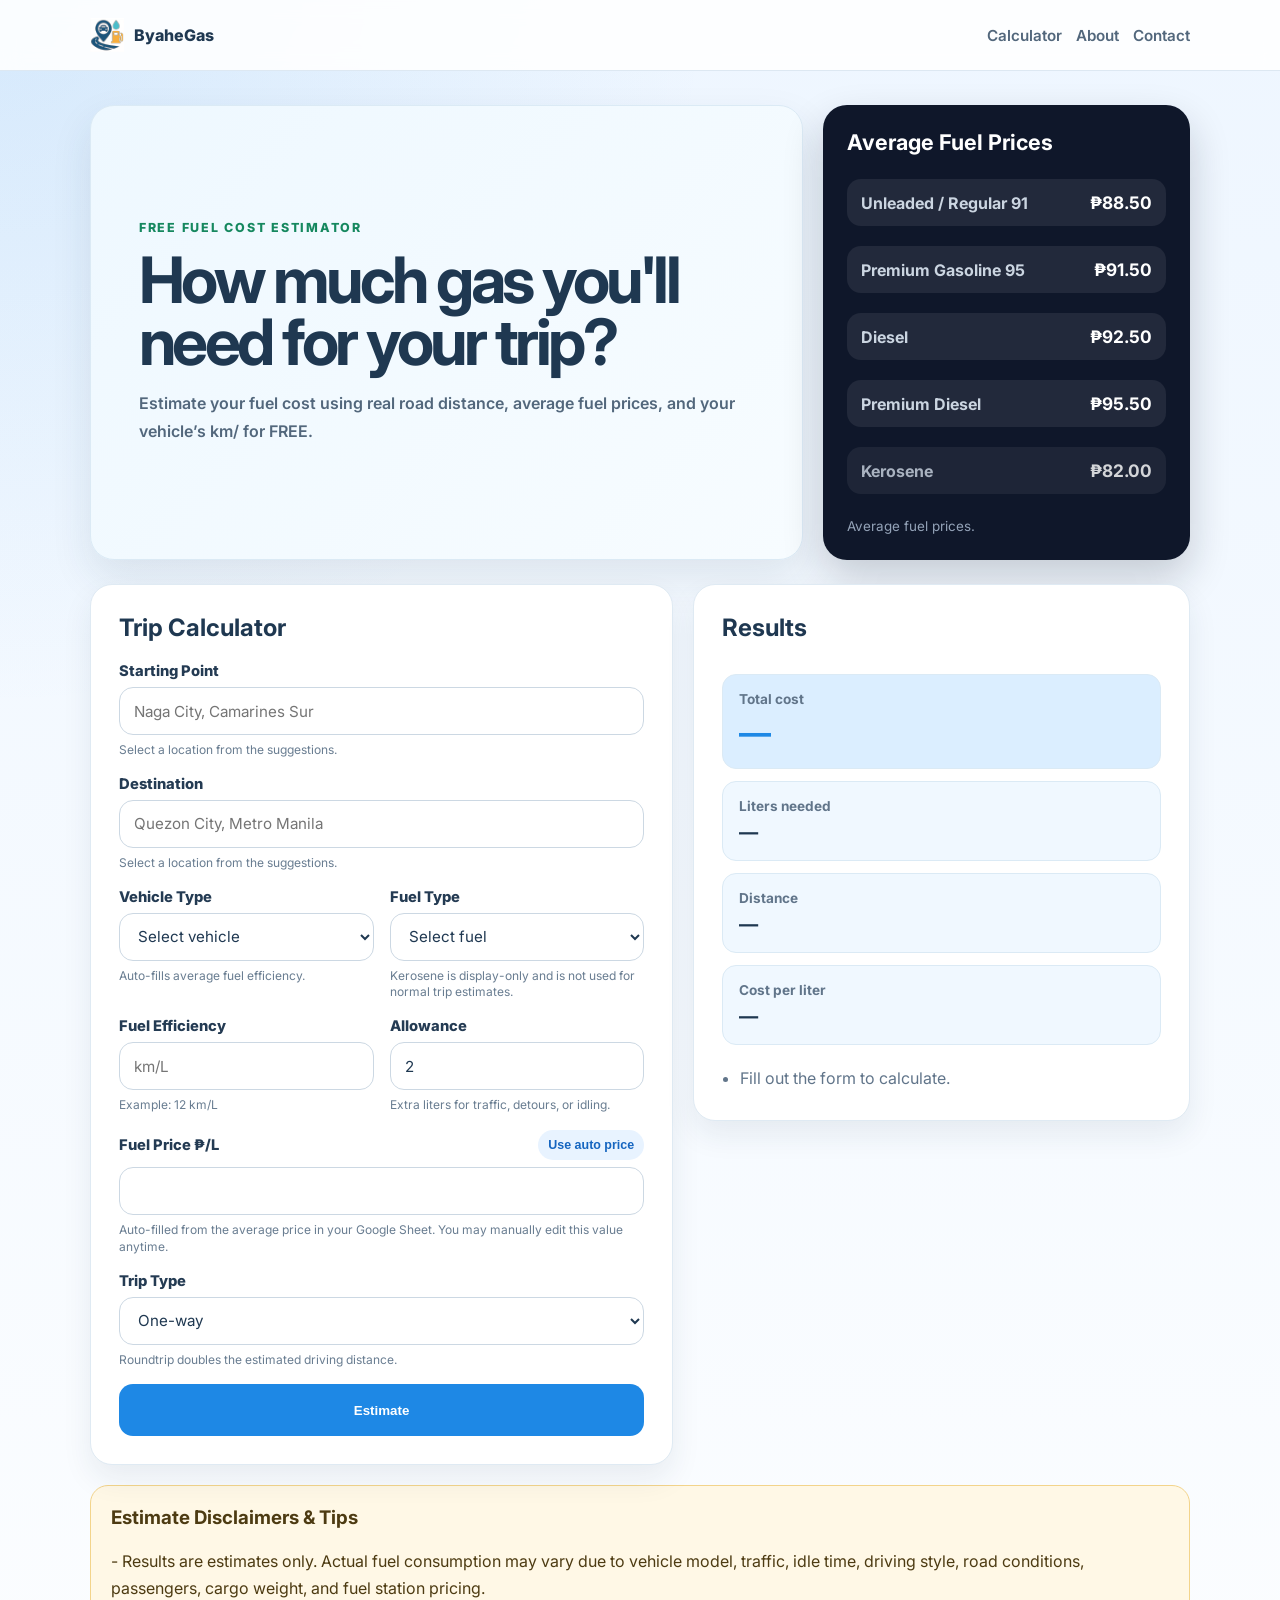
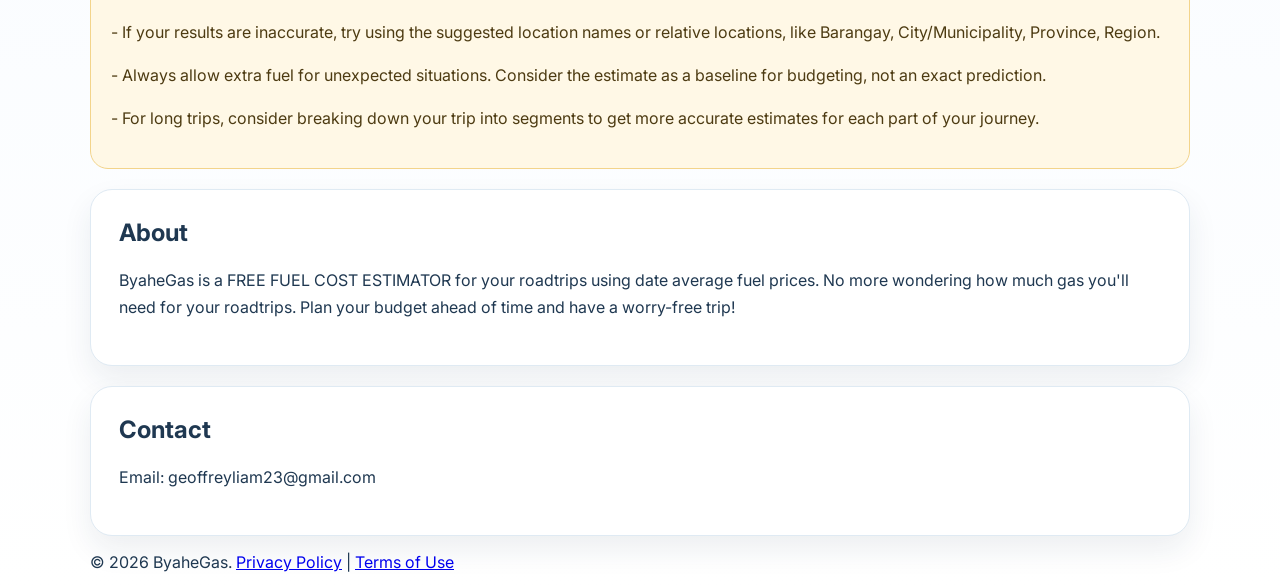
<file: index.html>
<!DOCTYPE html>
<html lang="en">
<head>
  <meta charset="UTF-8" />
  <meta name="viewport" content="width=device-width, initial-scale=1.0"/>
  <title>ByaheGas</title>

  <link rel="icon" href="Photos/favicon.png" sizes="any">
  <link rel="apple-touch-icon" href="Photos/BG-Logo.png">

  <link href="https://fonts.googleapis.com/css2?family=Inter:wght@400;600;800&display=swap" rel="stylesheet">
  <link rel="stylesheet" href="style.css">
  <script async src="https://pagead2.googlesyndication.com/pagead/js/adsbygoogle.js?client=ca-pub-5799856197009282" crossorigin="anonymous"></script>
</head>

<body>

<header class="topbar">
  <div class="wrap topbar-inner">

    <a href="/" class="logo">
      <img src="Photos/BG-Icon-Transparent-Logo.svg" alt="BiyaheGas logo" class="logo-img">
      <span class="logo-text">ByaheGas</span>
    </a>

    <nav>
      <a href="#calculator">Calculator</a>
      <a href="#about">About</a>
      <a href="#contact">Contact</a>
    </nav>

  </div>
</header>

<section class="hero wrap">
  <div class="hero-grid">

    <div class="hero-card">
      <p class="tag">FREE FUEL COST ESTIMATOR</p>
      <h1>How much gas you'll need for your trip? </h1>
      <p class="hero-text">
        Estimate your fuel cost using real road distance, average fuel prices, and your vehicle’s km/ for FREE.
      </p>
    </div>

    <div class="fuel-board">
      <h3>Average Fuel Prices</h3>

      <div class="price-row">
        <span>Unleaded / Regular 91</span>
        <strong id="boardUnleaded">—</strong>
      </div>

      <div class="price-row">
        <span>Premium Gasoline 95</span>
        <strong id="boardPremium">—</strong>
      </div>

      <div class="price-row">
        <span>Diesel</span>
        <strong id="boardDiesel">—</strong>
      </div>

      <div class="price-row">
        <span>Premium Diesel</span>
        <strong id="boardPremiumDiesel">—</strong>
      </div>

      <div class="price-row display-only">
        <span>Kerosene</span>
        <strong id="boardKerosene">—</strong>
      </div>

      <p id="boardUpdatedAt" class="board-note">
        Loading fuel prices...
      </p>
    </div>

  </div>
</section>

<section id="calculator" class="wrap main-grid">

  <div class="card">
    <h2>Trip Calculator</h2>

    <form id="tripForm">

      <div class="field full">
        <label for="origin">Starting Point</label>

        <div class="autocomplete-wrapper">
          <input
            id="origin"
            type="text"
            autocomplete="off"
            required
            placeholder="Naga City, Camarines Sur"
          >

          <div id="originSuggestions" class="suggestions"></div>
        </div>

        <input type="hidden" id="originLat">
        <input type="hidden" id="originLng">

        <small>Select a location from the suggestions.</small>
      </div>

      <div class="field full">
        <label for="destination">Destination</label>

        <div class="autocomplete-wrapper">
          <input
            id="destination"
            type="text"
            autocomplete="off"
            required
            placeholder="Quezon City, Metro Manila"
          >

          <div id="destinationSuggestions" class="suggestions"></div>
        </div>

        <input type="hidden" id="destinationLat">
        <input type="hidden" id="destinationLng">

        <small>Select a location from the suggestions.</small>
      </div>

      <div class="field">
        <label for="vehicleType">Vehicle Type</label>
        <select id="vehicleType" required>
          <option value="">Select vehicle</option>
          <option value="motorcycle">Motorcycle</option>
          <option value="tricycle">Tricycle</option>
          <option value="micro">Micro Car</option>
          <option value="hatchback">Hatchback</option>
          <option value="sedan">Sedan</option>
          <option value="wagon">Wagon</option>
          <option value="coupe">Coupe</option>
          <option value="crossover">Crossover</option>
          <option value="mpv">MPV</option>
          <option value="suv">SUV</option>
          <option value="pickup">Pick-Up</option>
          <option value="offroader">Off-Roader</option>
          <option value="van">Van</option>
          <option value="minibus">Mini Bus</option>
          <option value="bus">Bus</option>
          <option value="lighttruck">Light Truck</option>
          <option value="truck">Truck</option>
          <option value="heavytruck">Heavy Truck</option>
        </select>
        <small>Auto-fills average fuel efficiency.</small>
      </div>

      <div class="field">
        <label for="fuelType">Fuel Type</label>
        <select id="fuelType" required>
          <option value="">Select fuel</option>
          <option value="unleaded">Unleaded / Regular 91</option>
          <option value="premium">Premium Gasoline 95</option>
          <option value="diesel">Diesel</option>
          <option value="premium_diesel">Premium Diesel</option>
        </select>
        <small>Kerosene is display-only and is not used for normal trip estimates.</small>
      </div>

      <div class="input-row">
        <div class="field">
          <label for="kmPerLiter">Fuel Efficiency</label>
          <input id="kmPerLiter" type="number" min="1" step="0.1" placeholder="km/L" required>
          <small>Example: 12 km/L</small>
        </div>

        <div class="field">
          <label for="allowanceLiters">Allowance</label>
          <input id="allowanceLiters" type="number" min="0" step="0.1" value="2" required>
          <small>Extra liters for traffic, detours, or idling.</small>
        </div>
      </div>

      <div class="field full price-field">
        <div class="label-row">
          <label for="fuelPrice">Fuel Price ₱/L</label>
          <button id="resetAutoPriceBtn" type="button" class="small-btn">Use auto price</button>
        </div>

        <input id="fuelPrice" type="number" min="1" step="0.01" required>
        <small>
          Auto-filled from the average price in your Google Sheet. You may manually edit this value anytime.
        </small>
      </div>

      <div class="field full">
        <label for="tripType">Trip Type</label>
        <select id="tripType" required>
          <option value="one_way">One-way</option>
          <option value="roundtrip">Roundtrip</option>
        </select>
        <small>Roundtrip doubles the estimated driving distance.</small>
      </div>

      <button type="submit">Estimate</button>

    </form>

    <div id="errorBox" class="error-box hidden"></div>
  </div>

  <div class="card results">
    <h2>Results</h2>

    <div class="result-box main">
      <span>Total cost</span>
      <strong id="costValue">—</strong>
    </div>

    <div class="result-box">
      <span>Liters needed</span>
      <strong id="litersValue">—</strong>
    </div>

    <div class="result-box">
      <span>Distance</span>
      <strong id="distanceValue">—</strong>
    </div>

    <div class="result-box">
      <span>Cost per liter</span>
      <strong id="priceValue">—</strong>
    </div>

    <ul id="detailsList" class="details-list">
      <li>Fill out the form to calculate.</li>
    </ul>
  </div>

</section>

<section class="wrap disclaimer-box">
  <h3>Estimate Disclaimers & Tips</h3>
  <p>
    - Results are estimates only. Actual fuel consumption may vary due to vehicle model,
    traffic, idle time, driving style, road conditions, passengers, cargo weight, and fuel station pricing.
  </p>
  <P>
    - If your results are inaccurate, try using the suggested location names or relative locations, like Barangay, City/Municipality, Province, Region.
  </P>
  <p>
    - Always allow extra fuel for unexpected situations. Consider the estimate as a baseline for budgeting, not an exact prediction.
  </p>
  <p>
    - For long trips, consider breaking down your trip into segments to get more accurate estimates for each part of your journey.
  </p>
</section>

<section id="about" class="wrap card info-card">
  <h2>About</h2>
  <p>
    ByaheGas is a FREE FUEL COST ESTIMATOR for your roadtrips using date average fuel prices. No more wondering how much gas you'll need for your roadtrips. Plan your budget ahead of time and have a worry-free trip!
  </p>
</section>

<section id="contact" class="wrap card info-card">
  <h2>Contact</h2>
  <p>Email: geoffreyliam23@gmail.com</p>
</section>

<script src="script.js"></script>

</body>
<footer class="wrap">
  <p>
    © 2026 ByaheGas.
    <a href="privacy-policy.html">Privacy Policy</a> |
    <a href="terms-of-use.html">Terms of Use</a>
  </p>
</footer>
</html>
</file>
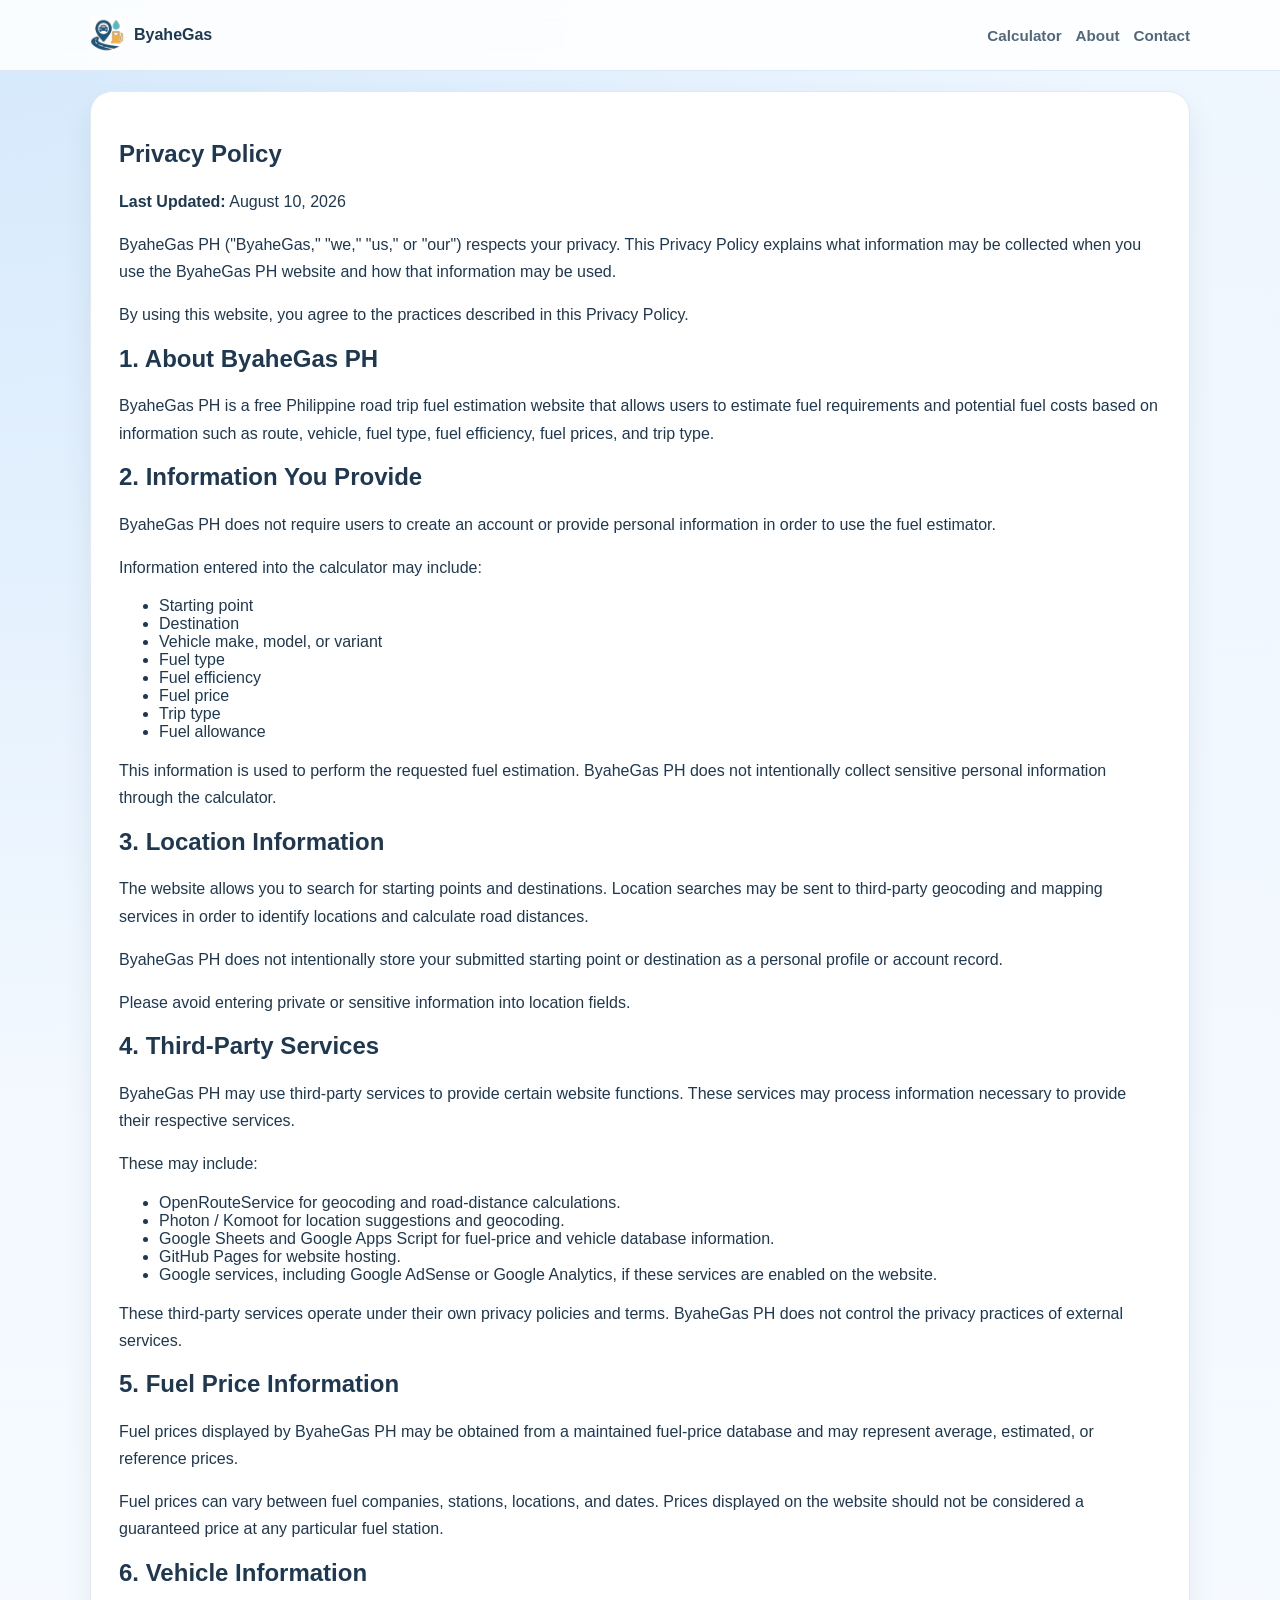
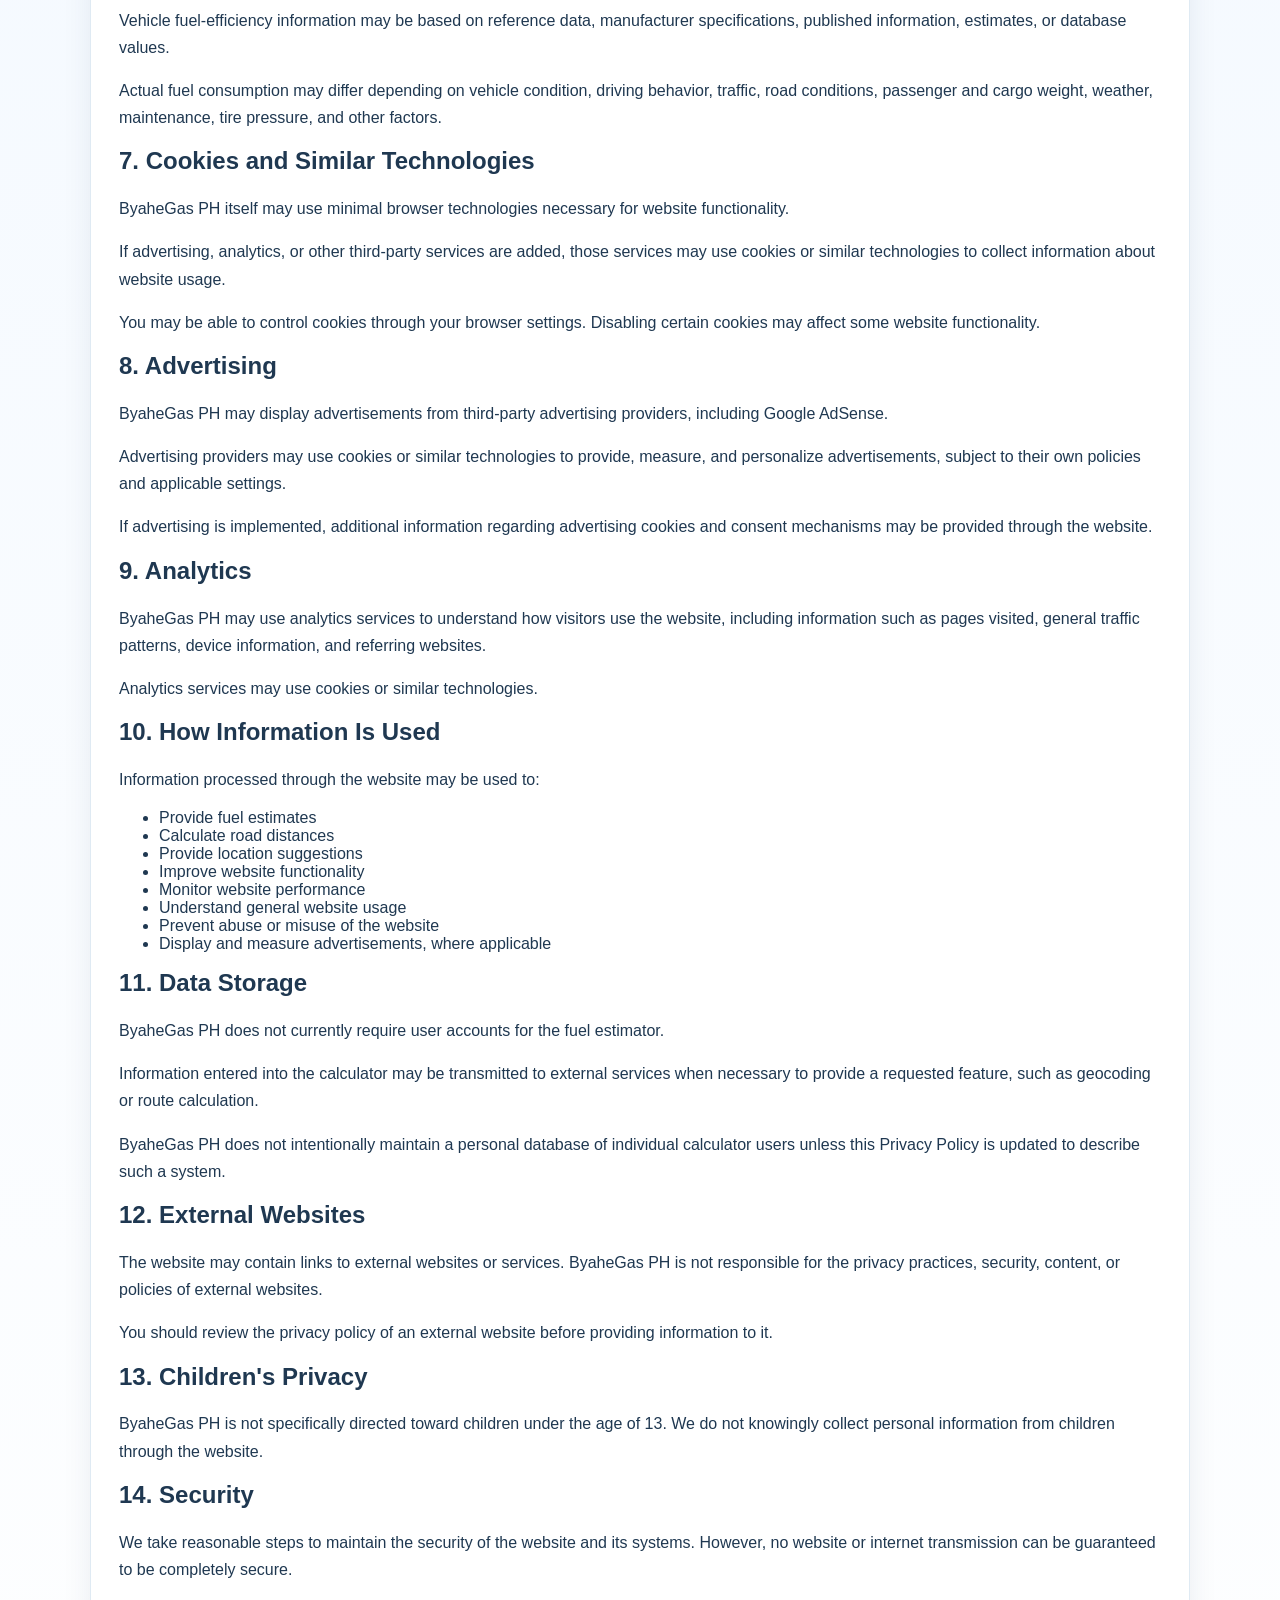
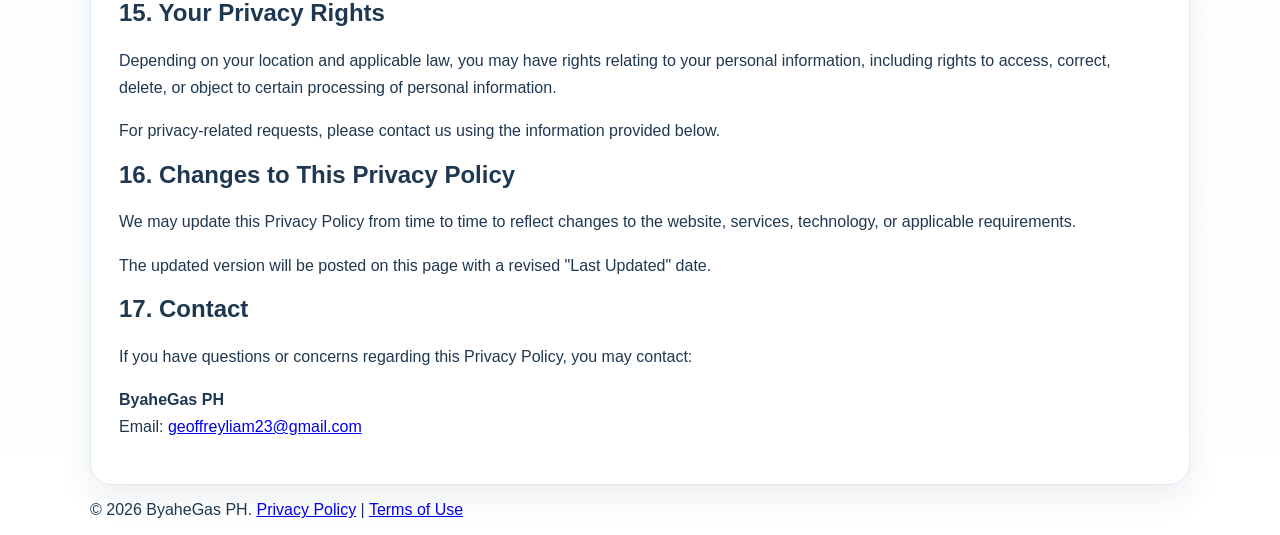
<file: privacy-policy.html>
<!DOCTYPE html>
<html lang="en">
<head>
  <meta charset="UTF-8">
  <meta name="viewport" content="width=device-width, initial-scale=1.0">

  <title>Privacy Policy | ByaheGas</title>
  <meta
    name="description"
    content="Privacy Policy for ByaheGas, a Philippine road trip fuel estimator."
  >

  <link rel="icon" href="Photos/favicon.png" sizes="any">
  <link rel="stylesheet" href="style.css">
</head>

<body>

<header class="topbar">
  <div class="wrap topbar-inner">

    <a href="index.html" class="logo">
      <img
        src="Photos/BG-Icon-Transparent-Logo.svg"
        alt="ByaheGas PH logo"
        class="logo-img"
      >
      <span class="logo-text">ByaheGas</span>
    </a>

    <nav>
      <a href="index.html">Calculator</a>
      <a href="index.html#about">About</a>
      <a href="index.html#contact">Contact</a>
    </nav>

  </div>
</header>


<main class="wrap">

  <section class="card info-card">

    <h1>Privacy Policy</h1>

    <p>
      <strong>Last Updated:</strong> August 10, 2026
    </p>

    <p>
      ByaheGas PH ("ByaheGas," "we," "us," or "our") respects your privacy.
      This Privacy Policy explains what information may be collected when you
      use the ByaheGas PH website and how that information may be used.
    </p>

    <p>
      By using this website, you agree to the practices described in this
      Privacy Policy.
    </p>


    <h2>1. About ByaheGas PH</h2>

    <p>
      ByaheGas PH is a free Philippine road trip fuel estimation website that
      allows users to estimate fuel requirements and potential fuel costs
      based on information such as route, vehicle, fuel type, fuel efficiency,
      fuel prices, and trip type.
    </p>


    <h2>2. Information You Provide</h2>

    <p>
      ByaheGas PH does not require users to create an account or provide
      personal information in order to use the fuel estimator.
    </p>

    <p>
      Information entered into the calculator may include:
    </p>

    <ul>
      <li>Starting point</li>
      <li>Destination</li>
      <li>Vehicle make, model, or variant</li>
      <li>Fuel type</li>
      <li>Fuel efficiency</li>
      <li>Fuel price</li>
      <li>Trip type</li>
      <li>Fuel allowance</li>
    </ul>

    <p>
      This information is used to perform the requested fuel estimation.
      ByaheGas PH does not intentionally collect sensitive personal information
      through the calculator.
    </p>


    <h2>3. Location Information</h2>

    <p>
      The website allows you to search for starting points and destinations.
      Location searches may be sent to third-party geocoding and mapping
      services in order to identify locations and calculate road distances.
    </p>

    <p>
      ByaheGas PH does not intentionally store your submitted starting point
      or destination as a personal profile or account record.
    </p>

    <p>
      Please avoid entering private or sensitive information into location
      fields.
    </p>


    <h2>4. Third-Party Services</h2>

    <p>
      ByaheGas PH may use third-party services to provide certain website
      functions. These services may process information necessary to provide
      their respective services.
    </p>

    <p>These may include:</p>

    <ul>
      <li>
        OpenRouteService for geocoding and road-distance calculations.
      </li>
      <li>
        Photon / Komoot for location suggestions and geocoding.
      </li>
      <li>
        Google Sheets and Google Apps Script for fuel-price and vehicle
        database information.
      </li>
      <li>
        GitHub Pages for website hosting.
      </li>
      <li>
        Google services, including Google AdSense or Google Analytics,
        if these services are enabled on the website.
      </li>
    </ul>

    <p>
      These third-party services operate under their own privacy policies and
      terms. ByaheGas PH does not control the privacy practices of external
      services.
    </p>


    <h2>5. Fuel Price Information</h2>

    <p>
      Fuel prices displayed by ByaheGas PH may be obtained from a maintained
      fuel-price database and may represent average, estimated, or reference
      prices.
    </p>

    <p>
      Fuel prices can vary between fuel companies, stations, locations, and
      dates. Prices displayed on the website should not be considered a
      guaranteed price at any particular fuel station.
    </p>


    <h2>6. Vehicle Information</h2>

    <p>
      Vehicle fuel-efficiency information may be based on reference data,
      manufacturer specifications, published information, estimates, or
      database values.
    </p>

    <p>
      Actual fuel consumption may differ depending on vehicle condition,
      driving behavior, traffic, road conditions, passenger and cargo weight,
      weather, maintenance, tire pressure, and other factors.
    </p>


    <h2>7. Cookies and Similar Technologies</h2>

    <p>
      ByaheGas PH itself may use minimal browser technologies necessary for
      website functionality.
    </p>

    <p>
      If advertising, analytics, or other third-party services are added,
      those services may use cookies or similar technologies to collect
      information about website usage.
    </p>

    <p>
      You may be able to control cookies through your browser settings.
      Disabling certain cookies may affect some website functionality.
    </p>


    <h2>8. Advertising</h2>

    <p>
      ByaheGas PH may display advertisements from third-party advertising
      providers, including Google AdSense.
    </p>

    <p>
      Advertising providers may use cookies or similar technologies to
      provide, measure, and personalize advertisements, subject to their own
      policies and applicable settings.
    </p>

    <p>
      If advertising is implemented, additional information regarding
      advertising cookies and consent mechanisms may be provided through the
      website.
    </p>


    <h2>9. Analytics</h2>

    <p>
      ByaheGas PH may use analytics services to understand how visitors use
      the website, including information such as pages visited, general
      traffic patterns, device information, and referring websites.
    </p>

    <p>
      Analytics services may use cookies or similar technologies.
    </p>


    <h2>10. How Information Is Used</h2>

    <p>
      Information processed through the website may be used to:
    </p>

    <ul>
      <li>Provide fuel estimates</li>
      <li>Calculate road distances</li>
      <li>Provide location suggestions</li>
      <li>Improve website functionality</li>
      <li>Monitor website performance</li>
      <li>Understand general website usage</li>
      <li>Prevent abuse or misuse of the website</li>
      <li>Display and measure advertisements, where applicable</li>
    </ul>


    <h2>11. Data Storage</h2>

    <p>
      ByaheGas PH does not currently require user accounts for the fuel
      estimator.
    </p>

    <p>
      Information entered into the calculator may be transmitted to external
      services when necessary to provide a requested feature, such as
      geocoding or route calculation.
    </p>

    <p>
      ByaheGas PH does not intentionally maintain a personal database of
      individual calculator users unless this Privacy Policy is updated to
      describe such a system.
    </p>


    <h2>12. External Websites</h2>

    <p>
      The website may contain links to external websites or services.
      ByaheGas PH is not responsible for the privacy practices, security,
      content, or policies of external websites.
    </p>

    <p>
      You should review the privacy policy of an external website before
      providing information to it.
    </p>


    <h2>13. Children's Privacy</h2>

    <p>
      ByaheGas PH is not specifically directed toward children under the age
      of 13. We do not knowingly collect personal information from children
      through the website.
    </p>


    <h2>14. Security</h2>

    <p>
      We take reasonable steps to maintain the security of the website and
      its systems. However, no website or internet transmission can be
      guaranteed to be completely secure.
    </p>


    <h2>15. Your Privacy Rights</h2>

    <p>
      Depending on your location and applicable law, you may have rights
      relating to your personal information, including rights to access,
      correct, delete, or object to certain processing of personal
      information.
    </p>

    <p>
      For privacy-related requests, please contact us using the information
      provided below.
    </p>


    <h2>16. Changes to This Privacy Policy</h2>

    <p>
      We may update this Privacy Policy from time to time to reflect changes
      to the website, services, technology, or applicable requirements.
    </p>

    <p>
      The updated version will be posted on this page with a revised
      "Last Updated" date.
    </p>


    <h2>17. Contact</h2>

    <p>
      If you have questions or concerns regarding this Privacy Policy, you
      may contact:
    </p>

    <p>
      <strong>ByaheGas PH</strong><br>
      Email:
      <a href="mailto:geoffreyliam23@gmail.com">
        geoffreyliam23@gmail.com
      </a>
    </p>

  </section>

</main>


<footer class="wrap">
  <p>
    © 2026 ByaheGas PH.
    <a href="privacy-policy.html">Privacy Policy</a> |
    <a href="terms-of-use.html">Terms of Use</a>
  </p>
</footer>

</body>
</html>
</file>
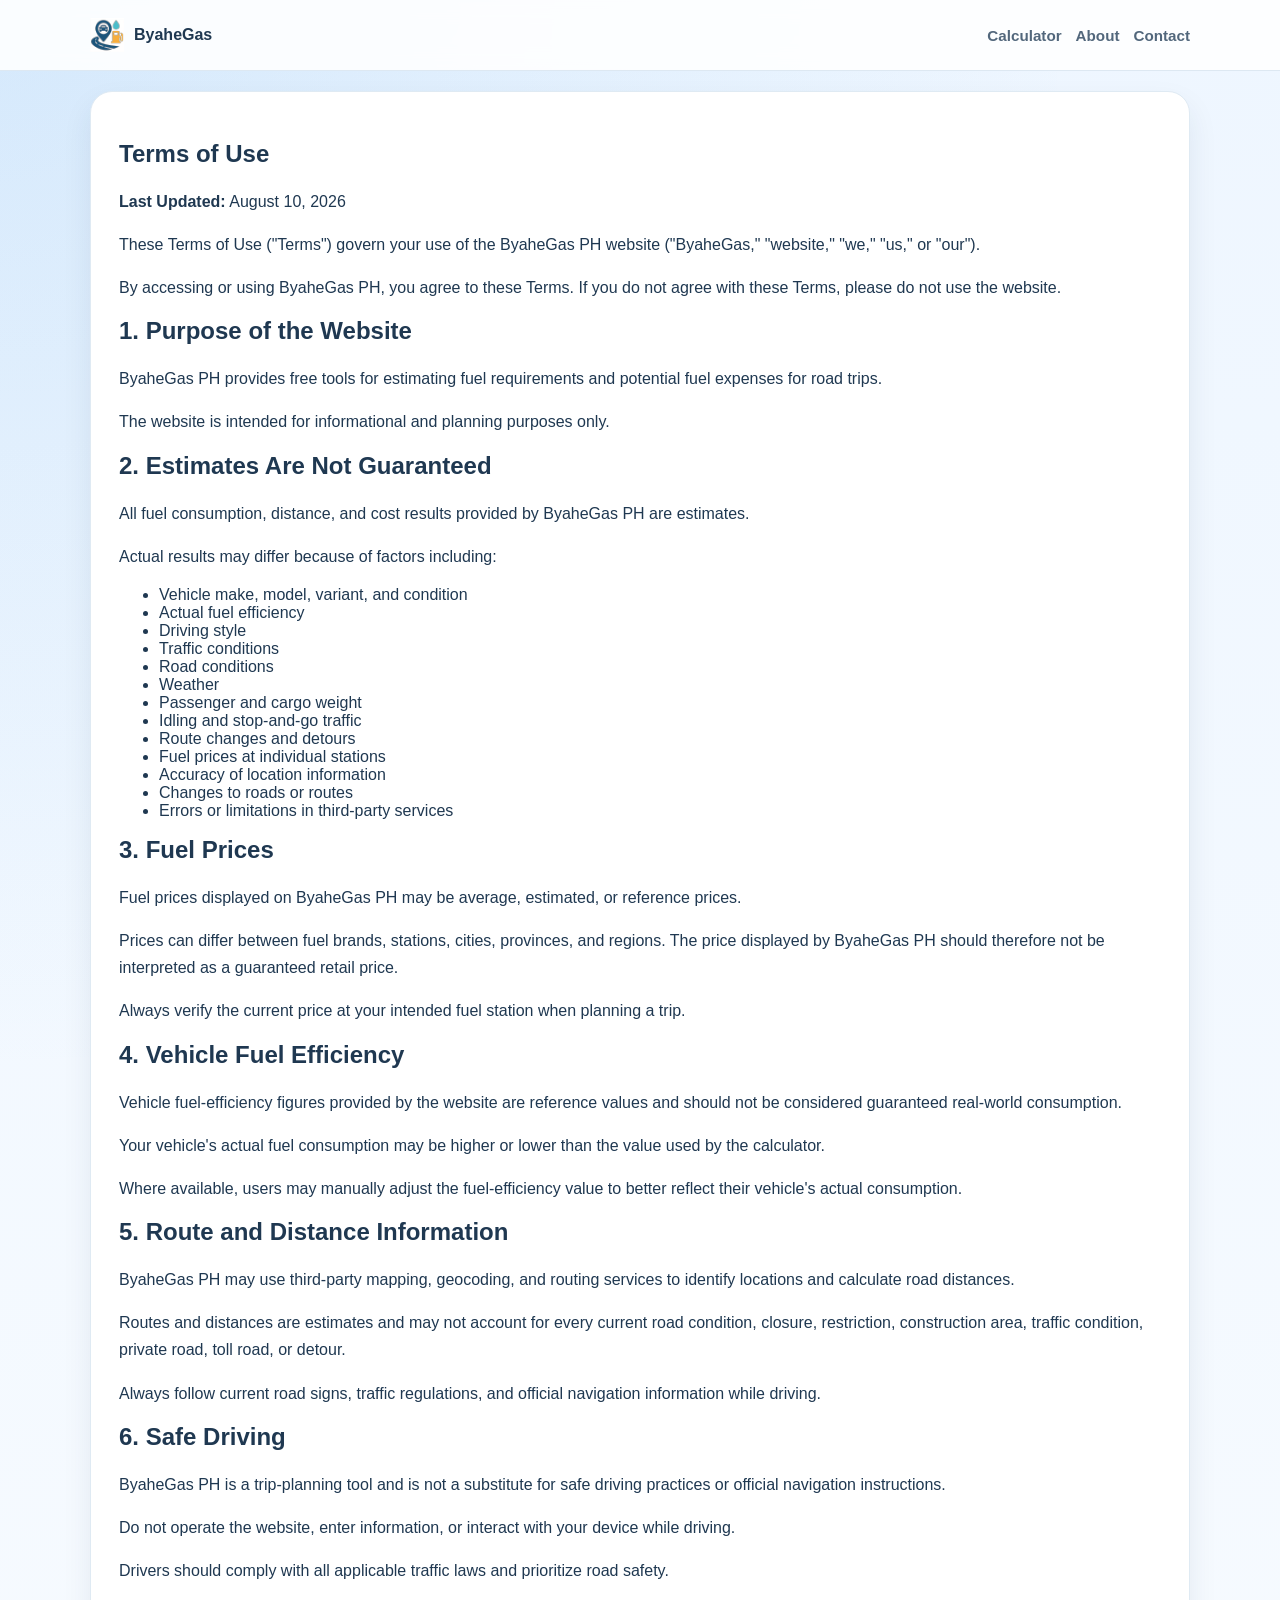
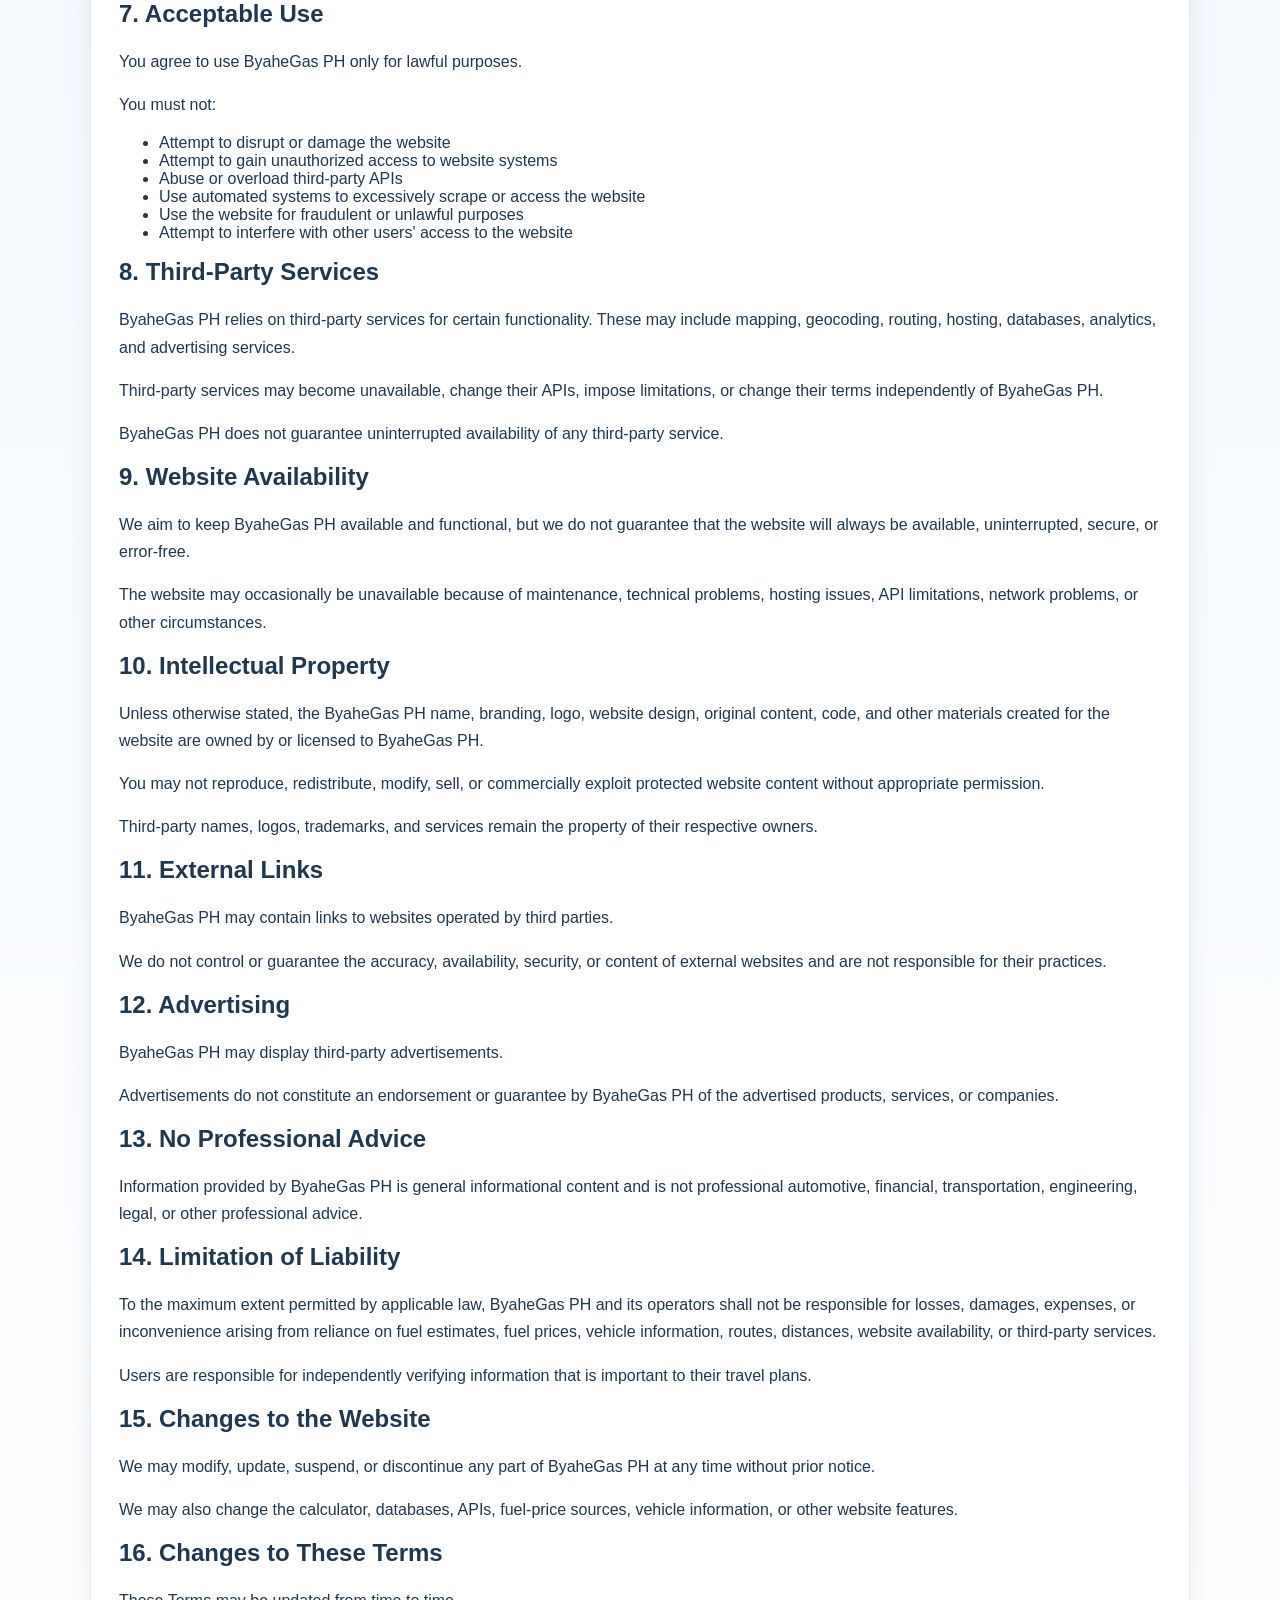
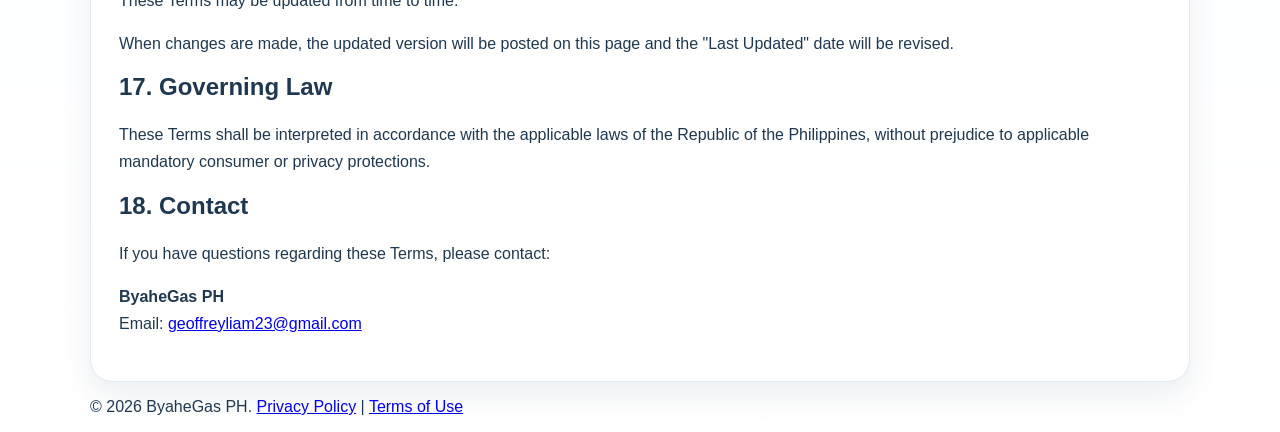
<file: terms-of-use.html>
<!DOCTYPE html>
<html lang="en">
<head>
  <meta charset="UTF-8">
  <meta name="viewport" content="width=device-width, initial-scale=1.0">

  <title>Terms of Use | ByaheGas</title>
  <meta
    name="description"
    content="Terms of Use for ByaheGas PH, a Philippine road trip fuel estimator."
  >

  <link rel="icon" href="Photos/favicon.png" sizes="any">
  <link rel="stylesheet" href="style.css">
</head>

<body>

<header class="topbar">
  <div class="wrap topbar-inner">

    <a href="index.html" class="logo">
      <img
        src="Photos/BG-Icon-Transparent-Logo.svg"
        alt="ByaheGas logo"
        class="logo-img"
      >
      <span class="logo-text">ByaheGas</span>
    </a>

    <nav>
      <a href="index.html">Calculator</a>
      <a href="index.html#about">About</a>
      <a href="index.html#contact">Contact</a>
    </nav>

  </div>
</header>


<main class="wrap">

  <section class="card info-card">

    <h1>Terms of Use</h1>

    <p>
      <strong>Last Updated:</strong> August 10, 2026
    </p>

    <p>
      These Terms of Use ("Terms") govern your use of the ByaheGas PH
      website ("ByaheGas," "website," "we," "us," or "our").
    </p>

    <p>
      By accessing or using ByaheGas PH, you agree to these Terms. If you do
      not agree with these Terms, please do not use the website.
    </p>


    <h2>1. Purpose of the Website</h2>

    <p>
      ByaheGas PH provides free tools for estimating fuel requirements and
      potential fuel expenses for road trips.
    </p>

    <p>
      The website is intended for informational and planning purposes only.
    </p>


    <h2>2. Estimates Are Not Guaranteed</h2>

    <p>
      All fuel consumption, distance, and cost results provided by ByaheGas
      PH are estimates.
    </p>

    <p>
      Actual results may differ because of factors including:
    </p>

    <ul>
      <li>Vehicle make, model, variant, and condition</li>
      <li>Actual fuel efficiency</li>
      <li>Driving style</li>
      <li>Traffic conditions</li>
      <li>Road conditions</li>
      <li>Weather</li>
      <li>Passenger and cargo weight</li>
      <li>Idling and stop-and-go traffic</li>
      <li>Route changes and detours</li>
      <li>Fuel prices at individual stations</li>
      <li>Accuracy of location information</li>
      <li>Changes to roads or routes</li>
      <li>Errors or limitations in third-party services</li>
    </ul>


    <h2>3. Fuel Prices</h2>

    <p>
      Fuel prices displayed on ByaheGas PH may be average, estimated, or
      reference prices.
    </p>

    <p>
      Prices can differ between fuel brands, stations, cities, provinces,
      and regions. The price displayed by ByaheGas PH should therefore not be
      interpreted as a guaranteed retail price.
    </p>

    <p>
      Always verify the current price at your intended fuel station when
      planning a trip.
    </p>


    <h2>4. Vehicle Fuel Efficiency</h2>

    <p>
      Vehicle fuel-efficiency figures provided by the website are reference
      values and should not be considered guaranteed real-world consumption.
    </p>

    <p>
      Your vehicle's actual fuel consumption may be higher or lower than the
      value used by the calculator.
    </p>

    <p>
      Where available, users may manually adjust the fuel-efficiency value to
      better reflect their vehicle's actual consumption.
    </p>


    <h2>5. Route and Distance Information</h2>

    <p>
      ByaheGas PH may use third-party mapping, geocoding, and routing services
      to identify locations and calculate road distances.
    </p>

    <p>
      Routes and distances are estimates and may not account for every
      current road condition, closure, restriction, construction area, traffic
      condition, private road, toll road, or detour.
    </p>

    <p>
      Always follow current road signs, traffic regulations, and official
      navigation information while driving.
    </p>


    <h2>6. Safe Driving</h2>

    <p>
      ByaheGas PH is a trip-planning tool and is not a substitute for safe
      driving practices or official navigation instructions.
    </p>

    <p>
      Do not operate the website, enter information, or interact with your
      device while driving.
    </p>

    <p>
      Drivers should comply with all applicable traffic laws and prioritize
      road safety.
    </p>


    <h2>7. Acceptable Use</h2>

    <p>
      You agree to use ByaheGas PH only for lawful purposes.
    </p>

    <p>You must not:</p>

    <ul>
      <li>Attempt to disrupt or damage the website</li>
      <li>Attempt to gain unauthorized access to website systems</li>
      <li>Abuse or overload third-party APIs</li>
      <li>Use automated systems to excessively scrape or access the website</li>
      <li>Use the website for fraudulent or unlawful purposes</li>
      <li>Attempt to interfere with other users' access to the website</li>
    </ul>


    <h2>8. Third-Party Services</h2>

    <p>
      ByaheGas PH relies on third-party services for certain functionality.
      These may include mapping, geocoding, routing, hosting, databases,
      analytics, and advertising services.
    </p>

    <p>
      Third-party services may become unavailable, change their APIs, impose
      limitations, or change their terms independently of ByaheGas PH.
    </p>

    <p>
      ByaheGas PH does not guarantee uninterrupted availability of any
      third-party service.
    </p>


    <h2>9. Website Availability</h2>

    <p>
      We aim to keep ByaheGas PH available and functional, but we do not
      guarantee that the website will always be available, uninterrupted,
      secure, or error-free.
    </p>

    <p>
      The website may occasionally be unavailable because of maintenance,
      technical problems, hosting issues, API limitations, network problems,
      or other circumstances.
    </p>


    <h2>10. Intellectual Property</h2>

    <p>
      Unless otherwise stated, the ByaheGas PH name, branding, logo, website
      design, original content, code, and other materials created for the
      website are owned by or licensed to ByaheGas PH.
    </p>

    <p>
      You may not reproduce, redistribute, modify, sell, or commercially
      exploit protected website content without appropriate permission.
    </p>

    <p>
      Third-party names, logos, trademarks, and services remain the property
      of their respective owners.
    </p>


    <h2>11. External Links</h2>

    <p>
      ByaheGas PH may contain links to websites operated by third parties.
    </p>

    <p>
      We do not control or guarantee the accuracy, availability, security, or
      content of external websites and are not responsible for their
      practices.
    </p>


    <h2>12. Advertising</h2>

    <p>
      ByaheGas PH may display third-party advertisements.
    </p>

    <p>
      Advertisements do not constitute an endorsement or guarantee by
      ByaheGas PH of the advertised products, services, or companies.
    </p>


    <h2>13. No Professional Advice</h2>

    <p>
      Information provided by ByaheGas PH is general informational content and
      is not professional automotive, financial, transportation, engineering,
      legal, or other professional advice.
    </p>


    <h2>14. Limitation of Liability</h2>

    <p>
      To the maximum extent permitted by applicable law, ByaheGas PH and its
      operators shall not be responsible for losses, damages, expenses, or
      inconvenience arising from reliance on fuel estimates, fuel prices,
      vehicle information, routes, distances, website availability, or
      third-party services.
    </p>

    <p>
      Users are responsible for independently verifying information that is
      important to their travel plans.
    </p>


    <h2>15. Changes to the Website</h2>

    <p>
      We may modify, update, suspend, or discontinue any part of ByaheGas PH
      at any time without prior notice.
    </p>

    <p>
      We may also change the calculator, databases, APIs, fuel-price sources,
      vehicle information, or other website features.
    </p>


    <h2>16. Changes to These Terms</h2>

    <p>
      These Terms may be updated from time to time.
    </p>

    <p>
      When changes are made, the updated version will be posted on this page
      and the "Last Updated" date will be revised.
    </p>


    <h2>17. Governing Law</h2>

    <p>
      These Terms shall be interpreted in accordance with the applicable laws
      of the Republic of the Philippines, without prejudice to applicable
      mandatory consumer or privacy protections.
    </p>


    <h2>18. Contact</h2>

    <p>
      If you have questions regarding these Terms, please contact:
    </p>

    <p>
      <strong>ByaheGas PH</strong><br>
      Email:
      <a href="mailto:geoffreyliam23@gmail.com">
        geoffreyliam23@gmail.com
      </a>
    </p>

  </section>

</main>


<footer class="wrap">
  <p>
    © 2026 ByaheGas PH.
    <a href="privacy-policy.html">Privacy Policy</a> |
    <a href="terms-of-use.html">Terms of Use</a>
  </p>
</footer>

</body>
</html>
</file>
<file: style.css>
* {
  box-sizing: border-box;
}

.logo {
  display: flex;
  align-items: center;
  gap: 10px;
  text-decoration: none;
  color: inherit;
}

.logo-img {
  height: 34px;
  width: auto;
  display: block;
}

.logo-text {
  font-weight: 800;
  font-size: 1rem;
}

/* Mobile tweak */
@media (max-width: 640px) {
  .logo-img {
    height: 28px;
  }

  .logo-text {
    font-size: 0.95rem;
  }
}

html {
  scroll-behavior: smooth;
}

body {
  margin: 0;
  font-family: "Inter", sans-serif;
  background:
    radial-gradient(circle at top left, rgba(30, 136, 229, 0.12), transparent 28%),
    linear-gradient(#eef6ff, #ffffff);
  color: #1f3851;
}

.wrap {
  width: min(1100px, calc(100% - 28px));
  margin-inline: auto;
}

.topbar {
  position: sticky;
  top: 0;
  z-index: 10;
  background: rgba(255, 255, 255, 0.88);
  backdrop-filter: blur(10px);
  border-bottom: 1px solid #dde8f2;
}

.topbar-inner {
  min-height: 70px;
  display: flex;
  justify-content: space-between;
  align-items: center;
  gap: 14px;
}

.topbar h2 {
  margin: 0;
  font-size: 1.15rem;
}

nav {
  display: flex;
  flex-wrap: wrap;
  gap: 14px;
}

nav a {
  text-decoration: none;
  color: #52677c;
  font-weight: 600;
  font-size: 0.95rem;
}

.hero {
  margin-top: 34px;
  margin-bottom: 24px;
}

.hero-grid {
  display: grid;
  grid-template-columns: minmax(0, 1.65fr) minmax(280px, 0.85fr);
  gap: 20px;
  align-items: stretch;
}

.hero-card {
  background: linear-gradient(135deg, #eef8ff, #f7fcff);
  padding: clamp(28px, 5vw, 48px);
  border-radius: 24px;
  border: 1px solid #dbeaf5;
  box-shadow: 0 18px 40px rgba(31, 56, 81, 0.10);
  display: flex;
  flex-direction: column;
  justify-content: center;
}

.tag {
  margin: 0 0 14px;
  color: #16885f;
  font-size: 0.78rem;
  letter-spacing: 0.14em;
  font-weight: 800;
}

.hero h1 {
  margin: 0;
  font-size: clamp(2.35rem, 5vw, 4.7rem);
  line-height: 0.96;
  letter-spacing: -0.055em;
}

.hero-text {
  margin: 18px 0 0;
  max-width: 620px;
  color: #52677c;
  line-height: 1.7;
  font-weight: 600;
}

.fuel-board {
  background: #0f172a;
  color: white;
  padding: 24px;
  border-radius: 24px;
  box-shadow: 0 18px 40px rgba(15, 23, 42, 0.20);
  display: flex;
  flex-direction: column;
  justify-content: center;
  min-width: 0;
}

.fuel-board h3 {
  margin: 0 0 14px;
  font-size: 1.35rem;
}

.price-row {
  display: grid;
  grid-template-columns: minmax(0, 1fr) auto;
  align-items: center;
  gap: 12px;
  margin: 10px 0;
  padding: 13px 14px;
  background: rgba(255, 255, 255, 0.08);
  border-radius: 14px;
  min-width: 0;
}

.price-row.display-only {
  opacity: 0.82;
}

.price-row span {
  color: #cbd5e1;
  font-weight: 700;
  min-width: 0;
  overflow-wrap: anywhere;
}

.price-row strong {
  color: #ffffff;
  font-size: clamp(0.95rem, 2vw, 1.08rem);
  white-space: nowrap;
  text-align: right;
}

.board-note {
  margin: 12px 0 0;
  color: #94a3b8;
  font-size: 0.84rem;
  line-height: 1.5;
}

.main-grid {
  display: grid;
  grid-template-columns: minmax(0, 1.08fr) minmax(300px, 0.92fr);
  gap: 20px;
  margin-top: 20px;
  align-items: start;
}

.card {
  background: white;
  padding: clamp(20px, 3vw, 28px);
  border-radius: 22px;
  border: 1px solid #dfeaf3;
  box-shadow: 0 14px 30px rgba(31, 56, 81, 0.08);
}

.card h2 {
  margin-top: 0;
}

form {
  display: grid;
  grid-template-columns: repeat(2, minmax(0, 1fr));
  gap: 16px;
}

.field {
  min-width: 0;
  display: flex;
  flex-direction: column;
  gap: 7px;
}

.field.full {
  grid-column: 1 / -1;
}

.input-row {
  grid-column: 1 / -1;
  display: grid;
  grid-template-columns: repeat(2, minmax(0, 1fr));
  gap: 16px;
}

.label-row {
  display: flex;
  justify-content: space-between;
  align-items: center;
  gap: 12px;
}

label {
  font-weight: 800;
  color: #243b53;
  font-size: 0.92rem;
}

input,
select {
  width: 100%;
  min-width: 0;
  height: 48px;
  padding: 0 14px;
  border-radius: 14px;
  border: 1px solid #ccd8e3;
  font: inherit;
  font-size: 0.95rem;
  background: white;
  color: #1f3851;
  outline: none;
}

input:focus,
select:focus {
  border-color: #1e88e5;
  box-shadow: 0 0 0 4px rgba(30, 136, 229, 0.12);
}

small {
  font-size: 0.75rem;
  color: #697d91;
  line-height: 1.4;
}

button {
  grid-column: 1 / -1;
  min-height: 52px;
  padding: 14px;
  background: #1e88e5;
  color: white;
  border: none;
  border-radius: 14px;
  font-weight: 800;
  cursor: pointer;
}

button:hover {
  background: #1565c0;
}

.small-btn {
  grid-column: auto;
  min-height: auto;
  padding: 8px 10px;
  border-radius: 999px;
  background: #e8f3ff;
  color: #1565c0;
  font-size: 0.78rem;
  white-space: nowrap;
}

.small-btn:hover {
  background: #d7ebff;
}

.results {
  display: flex;
  flex-direction: column;
  gap: 12px;
}

.result-box {
  background: #f0f8ff;
  padding: 16px;
  border-radius: 14px;
  border: 1px solid #dbeaf5;
}

.result-box span {
  display: block;
  font-size: 0.85rem;
  color: #61758a;
  font-weight: 700;
  margin-bottom: 6px;
}

.result-box strong {
  font-size: 1.2rem;
  overflow-wrap: anywhere;
}

.result-box.main {
  background: #dbeeff;
}

.result-box.main strong {
  font-size: clamp(1.7rem, 4vw, 2rem);
  color: #1e88e5;
}

.details-list {
  margin: 8px 0 0;
  padding-left: 18px;
  color: #61758a;
  line-height: 1.7;
}

.disclaimer-box,
.info-card {
  margin-top: 20px;
}

.disclaimer-box {
  padding: 20px;
  border-radius: 18px;
  background: #fff8e6;
  border: 1px solid #f3d48b;
  color: #4d3b12;
}

.disclaimer-box h3 {
  margin-top: 0;
}

.disclaimer-box p,
.info-card p {
  line-height: 1.7;
}

.error-box {
  margin-top: 16px;
  padding: 12px 14px;
  border-radius: 12px;
  background: #ffe5e5;
  color: #b32626;
  border: 1px solid #ffc7c7;
}

.hidden {
  display: none;
}

@media (max-width: 900px) {
  .hero-grid,
  .main-grid {
    grid-template-columns: 1fr;
  }

  .fuel-board {
    order: 2;
  }
}

@media (max-width: 640px) {
  .wrap {
    width: min(100% - 18px, 1100px);
  }

  .topbar-inner {
    flex-direction: column;
    align-items: flex-start;
    padding: 12px 0;
  }

  nav {
    gap: 10px;
  }

  nav a {
    font-size: 0.88rem;
  }

  .hero {
    margin-top: 18px;
  }

  form,
  .input-row {
    grid-template-columns: 1fr;
  }

  .label-row {
    flex-direction: column;
    align-items: flex-start;
  }

  .price-row {
    grid-template-columns: 1fr;
    gap: 4px;
  }

  .price-row strong {
    text-align: left;
    white-space: normal;
  }
}

.autocomplete-wrapper {
  position: relative;
}

.suggestions {
  position: absolute;
  top: calc(100% + 6px);
  left: 0;
  right: 0;
  background: white;
  border: 1px solid #dbe4ee;
  border-radius: 14px;
  overflow: hidden;
  z-index: 20;
  box-shadow: 0 12px 28px rgba(0,0,0,0.08);
  display: none;
  max-height: 260px;
  overflow-y: auto;
}

.suggestion-item {
  padding: 12px 14px;
  cursor: pointer;
  border-bottom: 1px solid #eef2f7;
  font-size: 0.94rem;
}

.suggestion-item:hover {
  background: #f3f8ff;
}

.suggestion-item:last-child {
  border-bottom: none;
}
</file>
